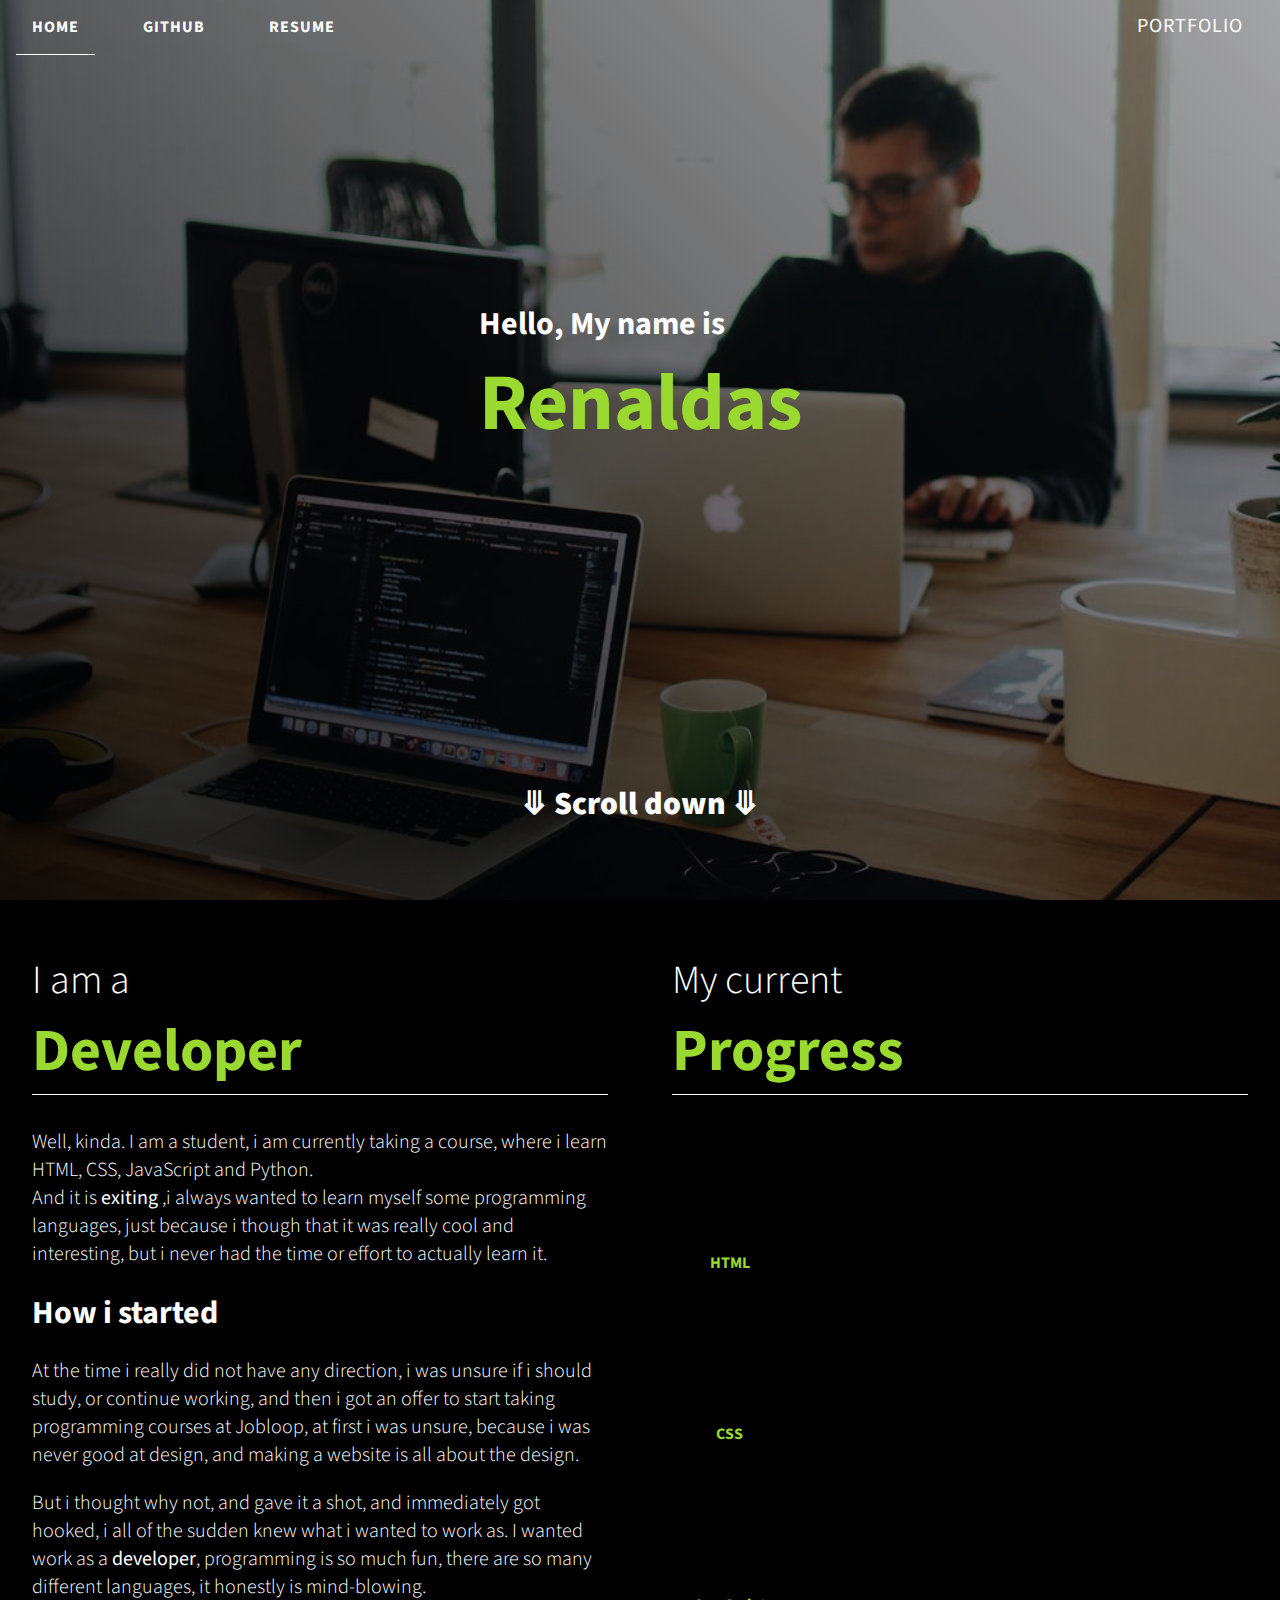
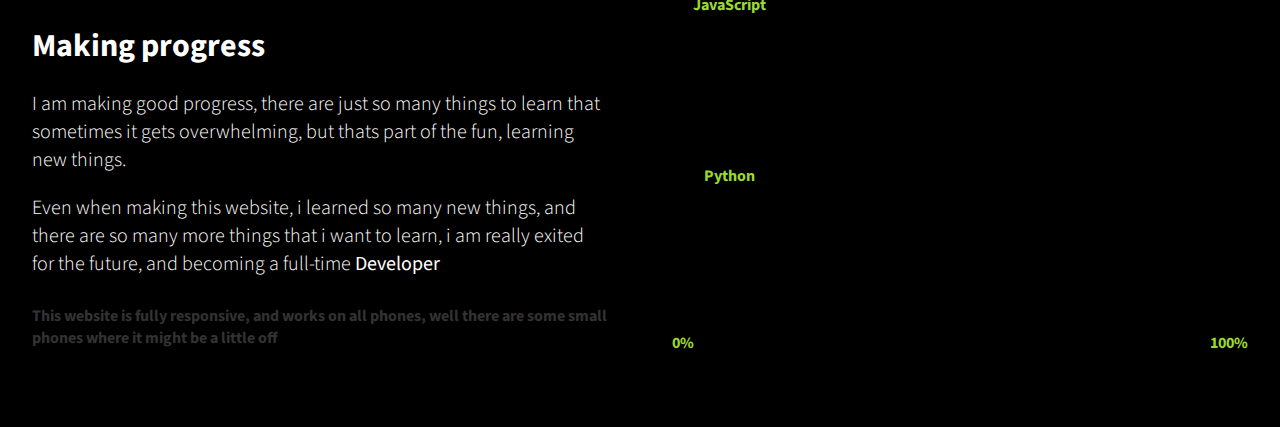
<file: index.html>
<!DOCTYPE html>
<html lang="en">
<head>
    <meta charset="UTF-8">
    <meta http-equiv="X-UA-Compatible" content="IE=edge">
    <meta name="viewport" content="width=device-width, initial-scale=1.0">
    <title>Portfolio</title>
    <link href="https://fonts.googleapis.com/css?family=Source+Sans+Pro:300,400,900&display=swap" rel="stylesheet">
    <link rel="stylesheet" href="https://cdnjs.cloudflare.com/ajax/libs/font-awesome/4.7.0/css/font-awesome.min.css">
    <link rel="stylesheet" href="style.css">
</head>
<body>
    <div class="canvas">
    <header class="container_flex" id="header">
        <div class="nav_bar container_flex">
            <nav class="container_flex">
                <ul>
                    <li class="nav_bar_list hide_navbar"><a href="index.html" class="current_page">Home</a></li>
                    <li class="nav_bar_list hide_navbar"><a href="github.html">Github</a></li>
                    <li class="nav_bar_list hide_navbar"><a href="template.html">Resume</a></li>
                    <a href="javascript:void(0);" class="nav_bar_interactive" onclick="responsiveNavBar()"><i class="fa fa-bars"></i></a>
                </ul>
            </nav>
            <div>
                <h3 class="site_title">Portfolio</h3>
            </div>
        </div>
        <div class="container">
            <h1>Hello, My name is<span class="accent_text">Renaldas</span></h1>
        </div>
        <div class="container">
            <h1 href="#" class="scroll_down_btn">⤋ Scroll down ⤋</h1>
        </div>
    </header>
    </div>
    <main>
        <div class="splitter">
            <section class="full_screen about_me width50">
                <div class="container">
                    <h2 class="section_title">I am a <span class="accent_text">Developer</span></h2>
                    <p>Well, kinda. I am a student, i am currently taking a course, where i learn HTML, CSS, JavaScript and Python.<br>And it is <strong>exiting </strong>,i always wanted to learn myself some programming languages, just because i though that it was really cool and interesting, but i never had the time or effort to actually learn it.</p>
                    <h1>How i started</h1>
                    <p>At the time i really did not have any direction, i was unsure if i should study, or continue working, and then i got an offer to start taking programming courses at Jobloop, at first i was unsure, because i was never good at design, and making a website is all about the design.</p>
                    <p>But i thought why not, and gave it a shot, and immediately got hooked, i all of the sudden knew what i wanted to work as. I wanted work as a <strong>developer</strong>, programming is so much fun, there are so many different languages, it honestly is mind-blowing.</p>
                    <h1>Making progress</h1>
                    <p>I am making good progress, there are just so many things to learn that sometimes it gets overwhelming, but thats part of the fun, learning new things.</p>
                    <p>Even when making this website, i learned so many new things, and there are so many more things that i want to learn, i am really exited for the future, and becoming a full-time <strong>Developer</strong></p>
                    <h5>This website is fully responsive, and works on all phones, well there are some small phones where it might be a little off</h5>
                </div>
            </section>
            <section class="full_screen inverse width50">
                <div class="container container_flex current_progress_flex full_screen">
                    <h2 class="section_title">My current <span class="accent_text">Progress</span></h2>
                    <div class="current_progress_graph container_flex current_progress_graph_html" id="graph_html"><h4>HTML<h4 class="graph_html_counter"></h4></h4></div>
                    <div class="current_progress_graph container_flex current_progress_graph_css" id="graph_css"><h4>CSS<h4 class="graph_css_counter"></h4></h4></div>
                    <div class="current_progress_graph container_flex current_progress_graph_javascript" id="graph_javascript"><h4>JavaScript</h4><h4 class="graph_javascript_counter"></h4></div>
                    <div class="current_progress_graph container_flex current_progress_graph_python" id="graph_python"><h4>Python<h4 class="graph_python_counter"></h4></h4></div>
                    <h4 class="container_flex"><span>0%</span><span>100%</span></h4>
                </div>
            </section>
        </div>
        <script src="index.js" defer></script>
    </main>
</body>
</html>
</file>
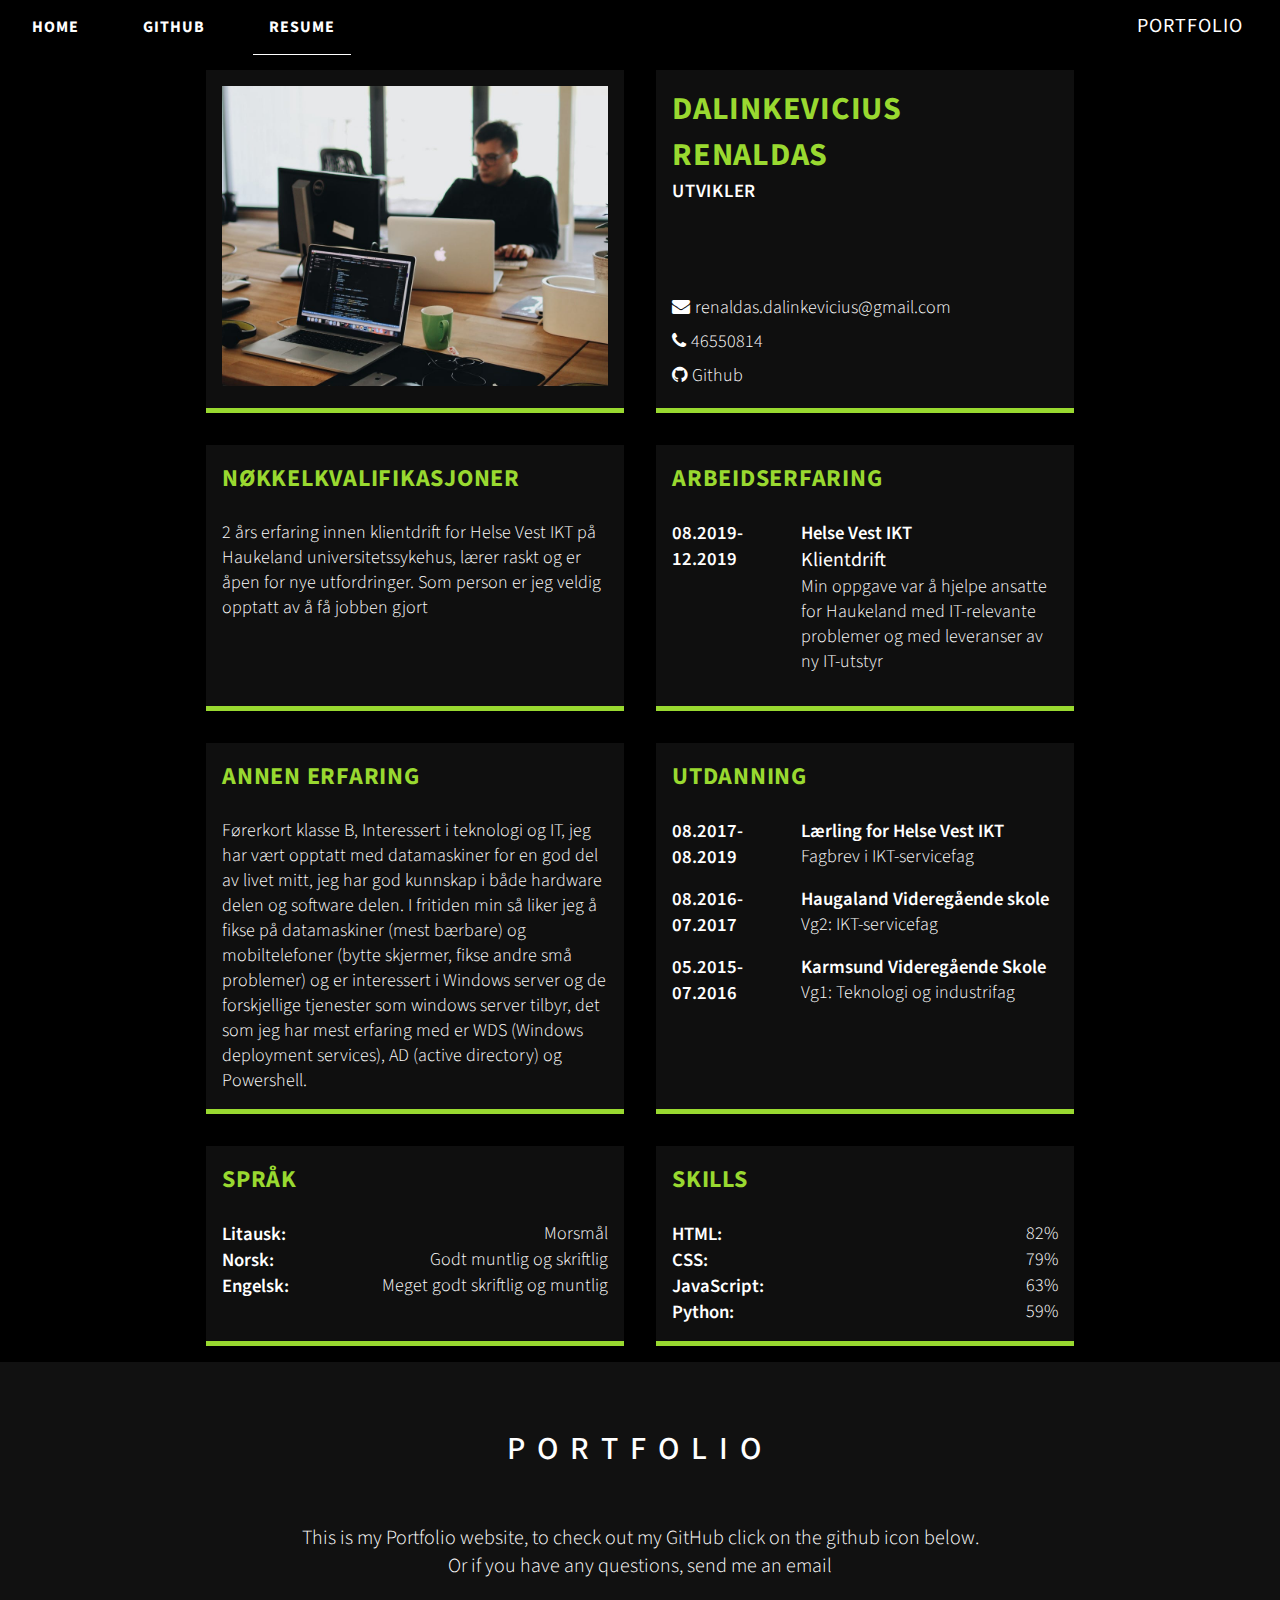
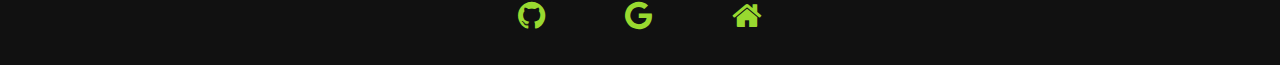
<file: template.html>
<!DOCTYPE html>
<html lang="en">
<head>
    <meta charset="UTF-8">
    <meta http-equiv="X-UA-Compatible" content="IE=edge">
    <meta name="viewport" content="width=device-width, initial-scale=1.0">
    <title>Portfolio</title>
    <link href="https://fonts.googleapis.com/css?family=Source+Sans+Pro:300,400,900&display=swap" rel="stylesheet">
    <link rel="stylesheet" href="https://cdnjs.cloudflare.com/ajax/libs/font-awesome/4.7.0/css/font-awesome.min.css">
    <link rel="stylesheet" href="style.css">
</head>
<body>
    <header>
        <div class="nav_bar container_flex">
            <nav class="container_flex">
                <ul>
                    <li class="nav_bar_list hide_navbar"><a href="index.html">Home</a></li>
                    <li class="nav_bar_list hide_navbar"><a href="github.html">Github</a></li>
                    <li class="nav_bar_list hide_navbar"><a href="template.html" class="current_page">resume</a></li>
                    <a href="javascript:void(0);" class="nav_bar_interactive" onclick="responsiveNavBar()"><i class="fa fa-bars"></i></a>
                </ul>
            </nav>
            <div>
                <h3 class="site_title">Portfolio</h3>
            </div>
        </div>
    </header>
    <main class="cv_grid container">
        <div class=>   <!--PICTURE-->
            <img src="img/developer.jpeg" alt="" class="cv_image">
        </div>
        <div class="cv_info">   <!--INFORMATION-->
            <h1 class="inverse">Dalinkevicius</h1>
            <h1 class="inverse">Renaldas</h1>
            <h3>Utvikler</h3>
            <div class="info_contact">
                <a href="mailto:renaldas.dalinkevicius@gmail.com"><i class="fa fa-envelope"></i>renaldas.dalinkevicius<br class="about_me_break">@gmail.com<br></a>
                <a href=""><i class="fa fa-phone"></i>46550814</a>
                <a href="https://github.com/KodeRenaldas"><i class="fa fa-github"></i>Github</a>
            </div>
        </div>
        <div>   <!--ABOUT ME-->
            <h2  class="inverse">Nøkkel<br class="about_me_break">kvalifikasjoner</br></h2>
            <p>2 års erfaring innen klientdrift for Helse Vest IKT på Haukeland universitetssykehus, lærer raskt og er åpen for nye utfordringer. Som person er jeg veldig opptatt av å få jobben gjort</p>
        </div>
        <div>   <!--EMPLOYMENT-->
            <h2 class="inverse">Arbeidserfaring</h2>
            <div class="cv_experience">
                <h3>08.2019-<br>12.2019</h3>
                <div class="experience_text">
                    <h3>Helse Vest IKT</h3>
                    <h4>Klientdrift</h4>
                    <p>Min oppgave var å hjelpe ansatte for Haukeland med IT-relevante problemer og med leveranser av ny IT-utstyr</p>
                </div>
            </div>
        </div>
        <div>   <!--annen erfaring-->
            <h2 class="inverse">Annen erfaring</h2>
            <p>Førerkort klasse B,
                Interessert i teknologi og IT, jeg har vært opptatt med datamaskiner for en god del av livet
                mitt, jeg har god kunnskap i både hardware delen og software delen. I fritiden min så liker
                jeg å fikse på datamaskiner (mest bærbare) og mobiltelefoner (bytte skjermer, fikse andre
                små problemer) og er interessert i Windows server og de forskjellige tjenester som windows
                server tilbyr, det som jeg har mest erfaring med er WDS (Windows deployment services),
                AD (active directory) og Powershell.
            </p>
        </div>
        <div>   <!--EDUCATION-->
            <h2  class="inverse">Utdanning</h2>
            <div class="cv_experience">
                <h3>08.2017-<br>08.2019</h3>
                <div class="experience_text">
                    <h3>Lærling for Helse Vest IKT</h3>
                    <p>Fagbrev i IKT-servicefag</p>
                </div>
            </div>
            <div class="cv_experience">
                <h3>08.2016-<br>07.2017</h3>
                <div class="experience_text">
                    <h3>Haugaland Videregående skole</h3>
                    <p>Vg2: IKT-servicefag</p>
                </div>
            </div>
            <div class="cv_experience">
                <h3>05.2015-<br>07.2016</h3>
                <div class="experience_text">
                    <h3>Karmsund Videregående Skole</h3>
                    <p>Vg1: Teknologi og industrifag</p>
                </div>
            </div>
        </div>
        <div class="cv_language"> <!--Språk-->
            <h2  class="inverse">Språk</h2>
            <div><h3>Litausk:</h3><p>Morsmål</p></div>
            <div><h3>Norsk:</h3><p>Godt muntlig og skriftlig</p></div>
            <div><h3>Engelsk:</h3><p>Meget godt skriftlig og muntlig</p></div>
        </div>
        <div class="cv_skills"> <!--skills-->
            <h2  class="inverse">Skills</h2>
            <div><h3>HTML:</h3><p>82%</p></div>
            <div><h3>CSS:</h3><p>79%</p></div>
            <div><h3>JavaScript:</h3><p>63%</p></div>
            <div><h3>Python:</h3><p>59%</p></div>
        </div>
    </main>
    <footer>
        <div class="footer_content">
            <h3>Portfolio</h3>
            <p>This is my Portfolio website, to check out my GitHub click on the github icon below.<br>Or if you have any questions, send me an email</p>
            <ul class="socials">
                <li><a href="https://github.com/KodeRenaldas"><i class="fa fa-github"></i></a></li>
                <li><a href="mailto:renaldas.dalinkevicius@gmail.com"><i class="fa fa-google"></i></a></li>
                <li><a href="index.html"><i class="fa fa-home"></i></a></li>
            </ul>
        </div>
    </footer>
    <script src="index.js" defer></script>
</body>
</html>
</file>
<file: style.css>
* {
    box-sizing: border-box;
}
:root {
    --num_python: 59;
    --num_html: 82;
    --num_css: 79;
    --num_javascript: 63;
}
body {
    font-family: 'Source Sans Pro', sans-serif;
    font-weight: 300;
    margin: 0;
    background:#000000;
}
#header {
    min-height: 100vh;
    display: flex;
    flex-direction: column;
    justify-content: space-between;
    color: #fff;
}
.canvas {
    background-image: url(img/developer.jpeg),linear-gradient(45deg,rgb(20, 20, 20), rgb(90, 90, 90));
    background-blend-mode:overlay;
    background-position: center;
    background-size: cover;
    background-attachment: fixed;
}
.section_img img {
    width: 100%;
    height: 100%;
    object-fit: cover;
}
.container {
    margin: 0 auto;
    max-width: 900px;
    padding: 3.25em 2em;
}
.container_flex {
    display: flex;
    justify-content: space-between;
}
.section_img, .github_section {
    max-width: 500px;
}
.section_img {
    height: 500px;
}
main {
    background: #000000;
    color: #ffff;
}
.splitter {
    display: flex;
}
.full_screen {
    min-height: 100vh;
}
.width50 {
    width: 50%;
}

/* Buttons */

.scroll_down_btn, .btn {
    font-weight: 900;
    text-align: center;
}
.scroll_down_btn {
    color:#fff
}
.btn {
    display: block;
    padding: 1em 2em;
    margin: 1em 0;
    background-color: #99D930;
    color: #000000;
    text-decoration: none;
    transition: transform 200ms ease-in-out;
}
.btn:hover {
    transform: scale(1.1);
}
:focus {
    outline: 3px solid #99D930;
    outline-offset: 3px;
}
/* Navigaiton */

.nav_bar {
    align-items: baseline;
    /*background: #303030;*/
    padding: 0;
}
.nav_bar div {
    margin-left: 2em;
    margin-right: 2em;
}
nav ul {
    list-style: none;
    display: flex;
    padding: 0;
    justify-content: center;
}

nav a, .site_title {
    font-weight: 700;
    padding: 0 .25em;
    text-transform: uppercase;
    letter-spacing: 1px;
}
nav a {
    text-decoration: none;
    color: #ffff;
}
nav li a:hover, nav li a:focus {
    color: #99D930;
}
.current_page {
    border-bottom: 1px solid #ffff;
}
.current_page:hover {
    color: #ffff;
}
.nav_bar_interactive {
    display: none;
}

/* Typography */

p {
    font-size: 1.25rem;
}
.footer_header, .github_header, .site_title {
    text-align: center;
    font-weight: 400;
    font-size: 2rem;
    margin: 0;
}
.section_title {
    font-size: 2.5rem;
    margin-top: 0;
    font-weight: 300;
    /*border-top: solid 1px #fff;*/
    border-bottom: solid 1px #fff;
    color: #ffff;
}
.github_header {
    font-weight: 700;
    text-transform: uppercase;
    letter-spacing: 0.15em;
    color: #99D930;
}
h5 {
    color: rgb(50, 50, 50);
    font-size: 1rem;
}
.accent_text {
    display: block;
    color: #99D930;
    font-weight: 700;
}
h1 .accent_text {
    font-size: 5rem;
    color: #99D930;
    font-weight: bold;
}
.section_title .accent_text {
    font-size: 3.75rem;
}
.site_title {
    color: #fff;
    font-size: 1.25rem;
    margin: 0;
}
nav li a {
    padding: 1em;
    margin-left: 1em;
    margin-right: 1em;
}
.section_text {
    margin-right: 1em;
}
.inverse {
    /*background: #252525;*/
    color: #99D930;
}
.inverse .accent_text {
    color: #99D930
}
.current_progress_flex {
    flex-direction: column;
    width: 100%;
    height: 100%;
}
.current_progress_graph {
    height: 7%;
    width: 20%;
    justify-content: center;
    align-items: center;
}
@media (prefers-reduced-motion: no-preference) {
    .current_progress_graph {
        transition-duration: 4s;
    }
}
.current_progress_graph_html,
.current_progress_graph_css,
.current_progress_graph_javascript,
.current_progress_graph_python {
    background: #99D930;
    color:#000000;
    transition-timing-function: ease;
}
.current_progress_graph_html {
    width:82%
}
.current_progress_graph_css {
    width:79%
}
.current_progress_graph_javascript {
    width:63%
}
.current_progress_graph_python {
    width:59%
}

/* CV */

.cv_grid {
    padding: 0;
    display: grid;
    justify-content: center;
    grid-template-columns: repeat(2, 50%);
}
.cv_grid > div {
    background-color:#0f0f0f;
    padding: 1em;
    margin: 1em;
    border-bottom: 5px solid #99D930;
}
.cv_grid h3{
    font-weight: 600;
}
.cv_grid h4 {
    font-size: 1.25rem;
    font-weight: 400;
}
.cv_info > h3 {
    margin-bottom: 1em;
}
.cv_image {
    max-height: 300px;
    width: 100%;
    height: 100%;
    object-fit: cover;
    
}
.cv_info, .info_contact {
    display: flex;
    flex-direction: column;
}
.info_contact {
    justify-content: flex-end;
    height: 100%;
}
.info_contact a {
    font-size: 1.125rem;
    margin: 0.25em 0;
    text-decoration: none;
    color: #fff;
}
.info_contact a i {
    margin-right: 0.25em;
}
.cv_grid *{
    margin: 0;
}
.cv_grid p {
    font-size: 1.125rem;
}
.cv_grid h2 {
    margin-bottom: 1em;
}
.about_me_break {
    display: none;
}
.cv_grid h1, .cv_grid h2, .cv_info h3 {
    text-transform: uppercase;
    letter-spacing: 0.75px;
}
.cv_experience {
    display: flex;
    margin-bottom: 1em;
}
.cv_experience > h3 {
    margin-right: 1em;
    width: 30%;
}
.experience_text {
    width: 70%;
}
.cv_language > div,
.cv_skills > div {
    display: flex;
    justify-content: space-between;
}
/* Footer */

footer {
    position: absolute;
    background: #111;
    height: auto;
    width: 100%;
    color: #fff;
    padding: 2em 0;
    overflow-y: hidden;
}
.footer_content {
    display: flex;
    align-items: center;
    justify-items: center;
    flex-direction: column;
    text-align: center;
}
.footer_content h3 {
    font-size: 2rem;
    font-weight: 500;
    text-transform: uppercase;
    letter-spacing: 0.75rem;
}
.socials {
    list-style: none;
    display: flex;
    align-items: center;
    justify-content: center;
    margin: 0;
    padding: 0;
}
.socials li {
    margin: 0 2rem;
}
.socials a {
    text-decoration: none;
    padding: 0.5rem;
}
.socials a i {
    font-size: 2rem;
    color: #99D930;
    transition: black .4s ease;
}
.socials a i:hover {
    color: #99D930;
}
/* Media Queries */

@media (max-width:650px) {
    nav ul li, .nav_bar_interactive {
        padding: 0.25em 0.25em;
    }
    nav li a,
    nav ul {
        padding: 0;
        margin: 0;
    }
    nav li a{
        display: block;
    }
    .hide_navbar {
        display: none;
    }
    .site_title {
        display: none;
    }
    .nav_bar_interactive {
        display: block;
        order: -1;
    }
    .nav_bar_interactive_clr {
        background: #99D930;
        color: #000000;
    }
    .nav_bar {
        font-size: 2rem;
        padding: 0.25rem 0;
        display: block;
    }
    .nav_bar nav {
        display: block;
    }
    nav ul {
        flex-direction: column;

    }
    .nav_bar {
        background: #303030;
    }
    .github_header {
        margin: 1.5em 0;
    }
    .cv_grid {
        grid-template-columns: repeat(1, 100%);
    }
/*
    ul li:nth-child(1) {
        background: #99D930;
    }
    ul li:nth-child(1) a {
        color: #000000;
    }
*/
    .current_page {
        border-bottom: 0;
    }
    .container {
        padding: 0 1rem;
    }
    .splitter {
        flex-direction: column;
    }
    .full_screen {
        width: 100%;
    }
    .current_progress_graph {
        margin: 1rem 0;
    }
    h1 .accent_text{
        font-size: 4rem;
    }
}
@media (max-width:360px) {
    .container {
        padding:0
    }
    h1 .accent_text {
        font-size: 3.5rem;
    }
    .section_title .accent_text {
        font-size: 3.5rem;
    }
    .github_header {
        margin: 1em 0;
    }
    .socials li {
        margin: 0 1rem;
    }
    .about_me_break {
        display: inline;
    }
    .cv_info > h1 {
        font-size: 1.5rem;
    }
    .cv_grid > div {
        padding: 1em 7px;
        margin: 1em 0;
    }
    .cv_grid h2 {
        text-align: center;
    }
    .github_section {
        flex-direction: column;
    }
    .section_text {
        margin: 0 1em;
    }
    .btn {
        width: 80%;
        margin: 1em auto;
        
    }
}
@media (max-width:300px) {
    .cv_language > div {
        flex-direction: column;
    }
}
@media (max-width:256px) {
    h1 .accent_text {
        font-size: 3rem;
    }
    .section_title .accent_text {
        font-size: 2.5rem;
    }
    .footer_content h3 {
        letter-spacing: 0.25rem;
    }
}
/* % Fade in % */

/* fade in HTML */
@property --num_html {
    syntax: "<integer>";
    initial-value: 82;
    inherits: false;
}
.graph_html_counter::before {
    content: " ";
    white-space: pre;
}
.graph_html_counter {
    animation: counter_html 4s ease;
    -webkit-animation: counter_html 4s ease;
    -moz-animation: counter_html 4s ease;
    counter-reset: num_html var(--num_html);
}
.graph_html_counter:after {
    content: counter(num_html) "%";
}
@keyframes counter_html {
    from {
        --num_html: 20;
    }
    to {
        --num_html: 82;
    }
}
@-moz-keyframes counter_html {
    from {
        --num_html: 20;
    }
    to {
        --num_html: 82;
    }
}
@-webkit-keyframes counter_html {
    from {
        --num_html: 20;
    }
    to {
        --num_html: 82;   
    }
}
/* fade in CSS */
@property --num_css {
    syntax: "<integer>";
    initial-value: 79;
    inherits: false;
}
.graph_css_counter::before {
    content: " ";
    white-space: pre;
}
.graph_css_counter {
    animation: counter_css 4s ease;
    -webkit-animation: counter_css 4s ease;
    -moz-animation: counter_css 4s ease;
    counter-reset: num_css var(--num_css);
}
.graph_css_counter:after {
    content: counter(num_css) "%";
}
@keyframes counter_css {
    from {
        --num_css: 20;
    }
    to {
        --num_css: 79;
    }
}
@-moz-keyframes counter_css {
    from {
        --num_css: 20;
    }
    to {
        --num_css: 79;
    }
}
@-webkit-keyframes counter_css {
    from {
        --num_css: 20;
    }
    to {
        --num_css: 79;   
    }
}
/* fade in javascript */
@property --num_javascript {
    syntax: "<integer>";
    initial-value: 63;
    inherits: false;
}
.graph_javascript_counter::before {
    content: " ";
    white-space: pre;
}
.graph_javascript_counter {
    animation: counter_javascript 4s ease;
    -webkit-animation: counter_javascript 4s ease;
    -moz-animation: counter_javascript 4s ease;
    counter-reset: num_javascript var(--num_javascript);
}
.graph_javascript_counter:after {
    content: counter(num_javascript) "%";
}
@keyframes counter_javascript {
    from {
        --num_javascript: 20;
    }
    to {
        --num_javascript: 63;
    }
}
@-moz-keyframes counter_javascript {
    from {
        --num_javascript: 20;
    }
    to {
        --num_javascript: 63;
    }
}
@-webkit-keyframes counter_javascript {
    from {
        --num_javascript: 20;
    }
    to {
        --num_javascript: 63;   
    }
}
/* fade in python */
@property --num_python {
    syntax: "<integer>";
    initial-value: 59;
    inherits: false;
}
.graph_python_counter::before {
    content: " ";
    white-space: pre;
}
.graph_python_counter {
    animation: counter_python 4s ease;
    -webkit-animation: counter_python 4s ease;
    -moz-animation: counter_python 4s ease;
    counter-reset: num_python var(--num_python);
}
.graph_python_counter:after {
    content: counter(num_python) "%";
}
@keyframes counter_python {
    from {
        --num_python: 20;
    }
    to {
        --num_python: 59;
    }
}
@-moz-keyframes counter_python {
    from {
        --num_python: 20;
    }
    to {
        --num_python: 59;
    }
}
@-webkit-keyframes counter_python {
    from {
        --num_python: 20;
    }
    to {
        --num_python: 59;   
    }
}
</file>
